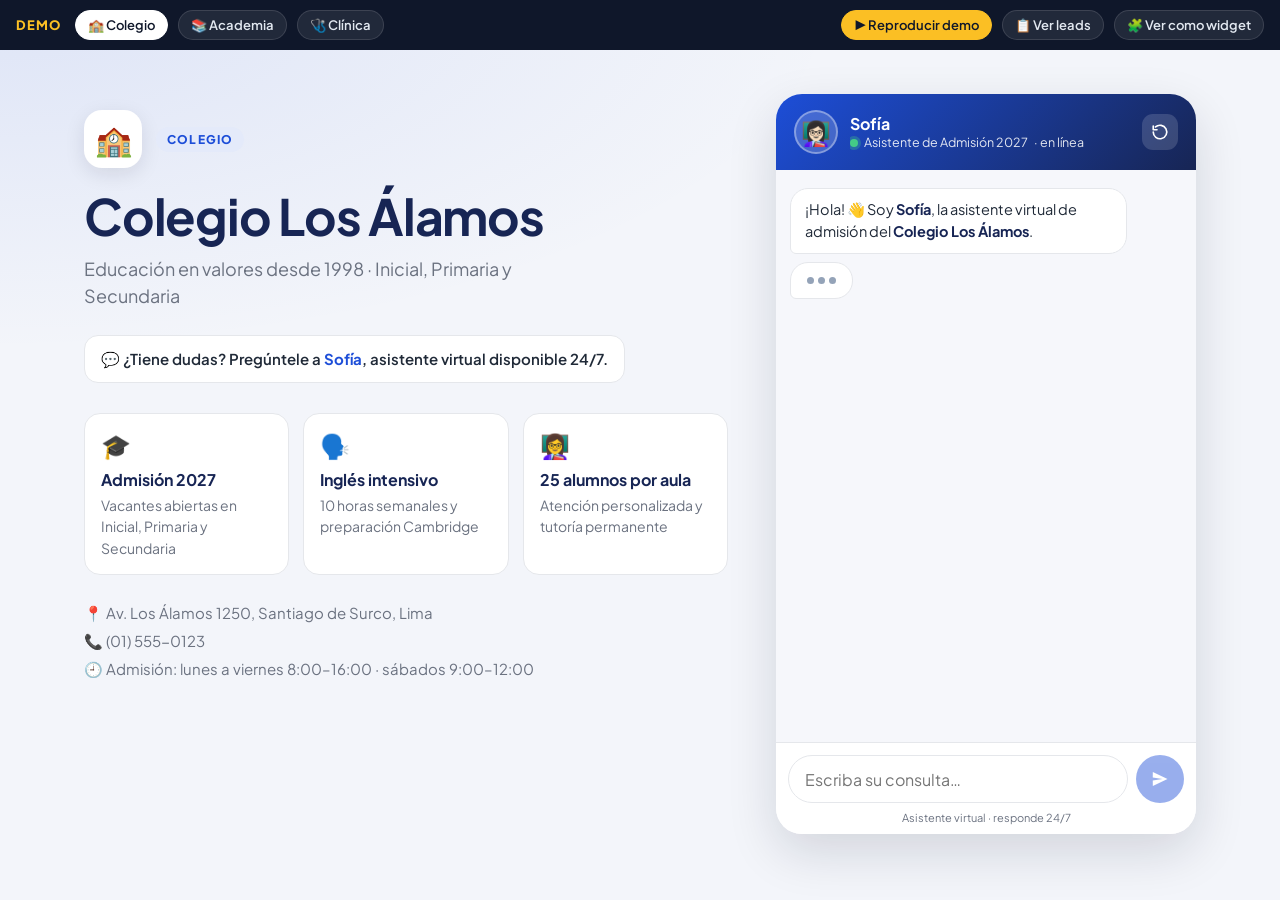
<file: index.html>
<!doctype html>
<html lang="es">
<head>
  <meta charset="utf-8">
  <meta name="viewport" content="width=device-width, initial-scale=1, viewport-fit=cover">
  <title>Chat de Admisión</title>
  <meta name="description" content="Asistente virtual que responde sobre vacantes, pensiones, horarios y requisitos, y registra los datos de contacto.">
  <link rel="preconnect" href="https://fonts.googleapis.com">
  <link rel="preconnect" href="https://fonts.gstatic.com" crossorigin>
  <link href="https://fonts.googleapis.com/css2?family=Plus+Jakarta+Sans:wght@400;500;600;700;800&display=swap" rel="stylesheet">
  <link rel="stylesheet" href="css/estilos.css">
</head>
<body>
  <!-- Barra solo para mostrar la demo a prospectos. Se oculta con ?limpio=1 o en modo widget. -->
  <nav class="barra-demo" id="barraDemo" aria-label="Opciones de la demo"></nav>

  <main class="pagina">
    <section class="info" id="info"></section>

    <section class="chat" aria-label="Chat con el asistente virtual">
      <header class="chat-cabecera">
        <div class="avatar" id="avatar" aria-hidden="true"></div>
        <div class="chat-titulo">
          <strong id="nombreAsistente"></strong>
          <span><i class="punto"></i><span id="rolAsistente"></span> · en línea</span>
        </div>
        <button class="btn-icono" id="reiniciar" type="button" title="Nueva conversación" aria-label="Nueva conversación">
          <svg viewBox="0 0 24 24" width="18" height="18" fill="none" stroke="currentColor" stroke-width="2.2" stroke-linecap="round" stroke-linejoin="round"><path d="M3 12a9 9 0 1 0 3-6.7"/><path d="M3 4v5h5"/></svg>
        </button>
      </header>

      <div class="mensajes" id="mensajes" aria-live="polite"></div>
      <div class="sugerencias" id="sugerencias"></div>

      <form class="entrada" id="formulario" autocomplete="off">
        <input id="entrada" type="text" placeholder="Escriba su consulta…" maxlength="300" aria-label="Mensaje">
        <button id="enviar" type="submit" aria-label="Enviar">
          <svg viewBox="0 0 24 24" width="20" height="20" fill="currentColor"><path d="M3.4 20.4 21 12 3.4 3.6l-.1 6.5L15 12 3.3 13.9z"/></svg>
        </button>
      </form>
      <div class="pie-chat">Asistente virtual · responde 24/7</div>
    </section>
  </main>

  <!-- Configuración de cada cliente (agrega aquí los nuevos) -->
  <script src="js/configs/colegio.js"></script>
  <script src="js/configs/academia.js"></script>
  <script src="js/configs/clinica.js"></script>
  <!-- Motor del chat e interfaz -->
  <script src="js/bot.js"></script>
  <script src="js/app.js"></script>
</body>
</html>
</file>
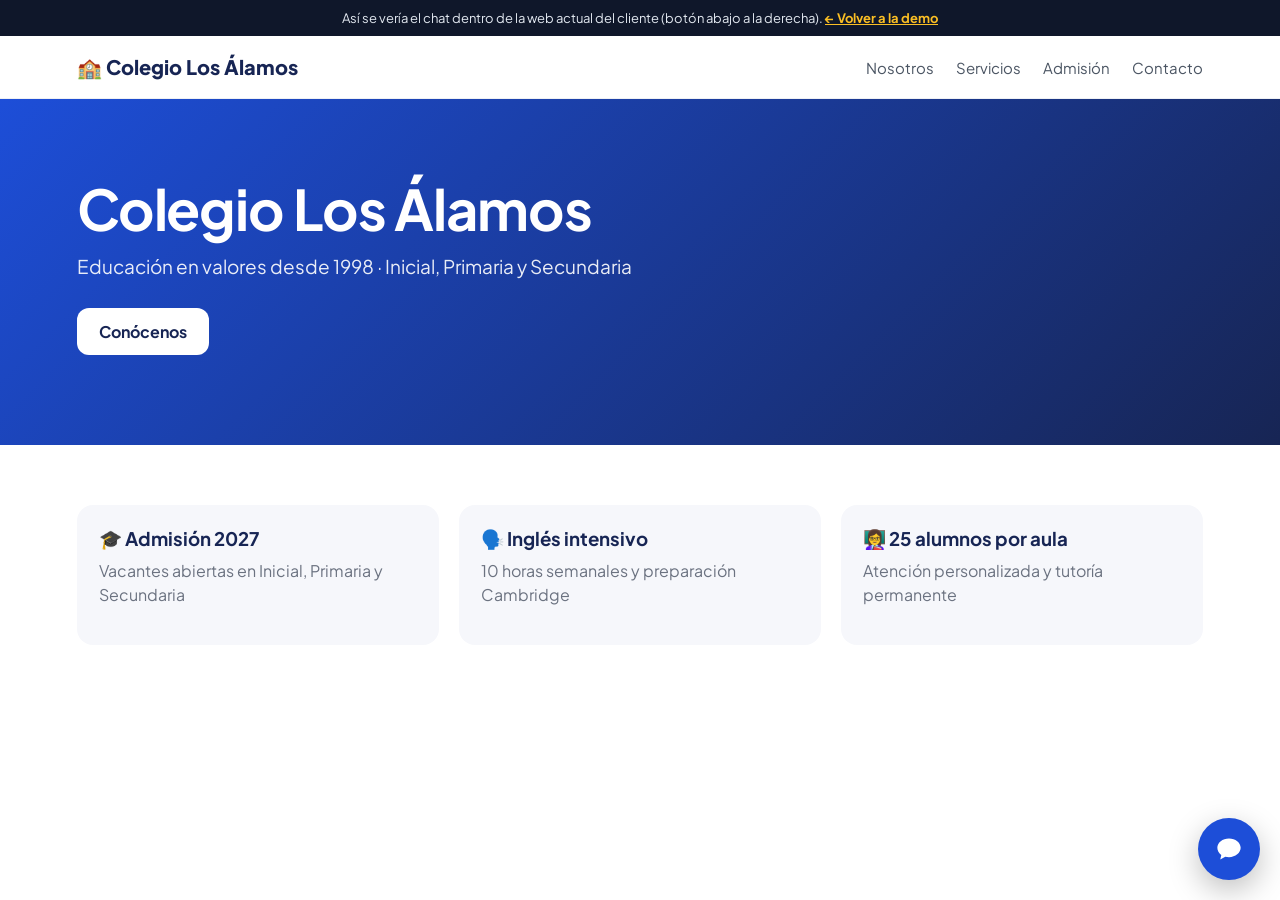
<file: ejemplo-widget.html>
<!doctype html>
<html lang="es">
<head>
  <meta charset="utf-8">
  <meta name="viewport" content="width=device-width, initial-scale=1">
  <title>Ejemplo de web con el widget</title>
  <link rel="preconnect" href="https://fonts.googleapis.com">
  <link rel="preconnect" href="https://fonts.gstatic.com" crossorigin>
  <link href="https://fonts.googleapis.com/css2?family=Plus+Jakarta+Sans:wght@400;600;700;800&display=swap" rel="stylesheet">
  <style>
    :root { --primario: #1d4ed8; --oscuro: #172554; }
    * { box-sizing: border-box; }
    body { margin: 0; font-family: 'Plus Jakarta Sans', system-ui, sans-serif; color: #1f2937; background: #fff; }
    .aviso-demo { background: #0f172a; color: #e2e8f0; font-size: 13px; padding: 10px 16px; text-align: center; }
    .aviso-demo a { color: #fbbf24; font-weight: 700; }
    header { display: flex; align-items: center; justify-content: space-between; gap: 16px; padding: 18px 6vw; border-bottom: 1px solid #eef0f4; }
    .logo { font-weight: 800; font-size: 20px; color: var(--oscuro); }
    nav { display: flex; gap: 22px; font-size: 15px; color: #4b5563; }
    .hero { padding: 80px 6vw 90px; background: linear-gradient(135deg, var(--primario), var(--oscuro)); color: #fff; }
    .hero h1 { font-size: clamp(32px, 5vw, 56px); margin: 0 0 14px; letter-spacing: -.02em; max-width: 16ch; line-height: 1.05; }
    .hero p { font-size: 19px; opacity: .9; max-width: 44ch; margin: 0 0 28px; line-height: 1.5; }
    .hero span { display: inline-block; background: #fff; color: var(--oscuro); font-weight: 700; padding: 13px 22px; border-radius: 12px; }
    .secciones { display: grid; grid-template-columns: repeat(auto-fit, minmax(220px, 1fr)); gap: 20px; padding: 60px 6vw; }
    .secciones div { background: #f6f7fb; border-radius: 16px; padding: 22px; min-height: 140px; }
    .secciones h3 { margin: 0 0 8px; color: var(--oscuro); }
    .secciones p { margin: 0; color: #6b7280; line-height: 1.5; }
    @media (max-width: 700px) { nav { display: none; } }
  </style>
</head>
<body>
  <div class="aviso-demo">
    Así se vería el chat dentro de la web actual del cliente (botón abajo a la derecha). <a href="index.html" id="volver">← Volver a la demo</a>
  </div>
  <header><div class="logo" id="logo"></div><nav><span>Nosotros</span><span>Servicios</span><span>Admisión</span><span>Contacto</span></nav></header>
  <section class="hero">
    <h1 id="titulo"></h1>
    <p id="eslogan"></p>
    <span>Conócenos</span>
  </section>
  <section class="secciones" id="secciones"></section>

  <script src="js/configs/colegio.js"></script>
  <script src="js/configs/academia.js"></script>
  <script src="js/configs/clinica.js"></script>
  <script>
    (function () {
      // Esta página simula la web del cliente con sus colores y textos.
      const params = new URLSearchParams(location.search);
      const id = CONFIGS[params.get('cliente')] ? params.get('cliente') : Object.keys(CONFIGS)[0];
      const c = CONFIGS[id];
      document.documentElement.style.setProperty('--primario', c.colores.primario);
      document.documentElement.style.setProperty('--oscuro', c.colores.oscuro);
      document.getElementById('logo').textContent = c.logo + ' ' + c.nombre;
      document.getElementById('titulo').textContent = c.nombre;
      document.getElementById('eslogan').textContent = c.eslogan;
      document.getElementById('volver').href = 'index.html?cliente=' + id;
      document.getElementById('secciones').innerHTML = c.destacados
        .map((d) => '<div><h3>' + d.icono + ' ' + d.titulo + '</h3><p>' + d.texto + '</p></div>').join('');

      // Esto es exactamente lo que se pega en la web del cliente (una sola etiqueta <script>):
      const s = document.createElement('script');
      s.src = 'js/widget.js';
      s.setAttribute('data-cliente', id);
      s.setAttribute('data-color', c.colores.primario);
      s.setAttribute('data-saludo', '¿Tiene dudas? Pregúntele a ' + c.asistente.nombre + ' 👋');
      document.body.appendChild(s);
    })();
  </script>
</body>
</html>
</file>
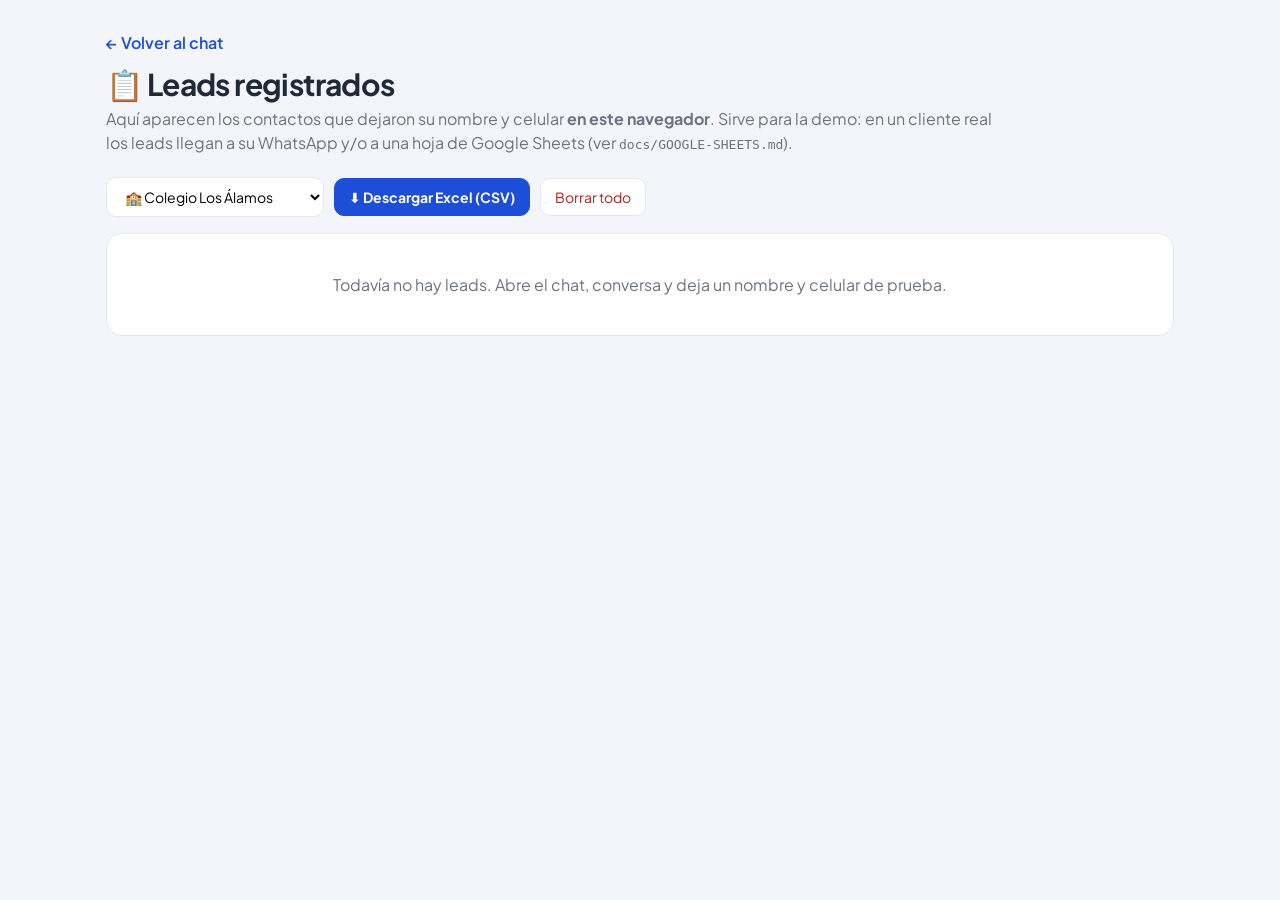
<file: leads.html>
<!doctype html>
<html lang="es">
<head>
  <meta charset="utf-8">
  <meta name="viewport" content="width=device-width, initial-scale=1">
  <title>Leads registrados</title>
  <link rel="preconnect" href="https://fonts.googleapis.com">
  <link rel="preconnect" href="https://fonts.gstatic.com" crossorigin>
  <link href="https://fonts.googleapis.com/css2?family=Plus+Jakarta+Sans:wght@400;600;700;800&display=swap" rel="stylesheet">
  <style>
    :root { --primario: #1d4ed8; --texto: #1f2937; --suave: #6b7280; --borde: #e5e7eb; }
    * { box-sizing: border-box; }
    body { margin: 0; font-family: 'Plus Jakarta Sans', system-ui, sans-serif; color: var(--texto); background: #f3f5fa; }
    main { max-width: 1100px; margin: 0 auto; padding: 32px 16px; }
    a.volver { color: var(--primario); font-weight: 600; text-decoration: none; }
    h1 { margin: 12px 0 4px; font-size: 30px; letter-spacing: -.02em; }
    .ayuda { color: var(--suave); margin: 0 0 22px; line-height: 1.5; max-width: 75ch; }
    .acciones { display: flex; flex-wrap: wrap; gap: 10px; margin-bottom: 16px; align-items: center; }
    select, button { font: inherit; font-size: 14px; padding: 9px 14px; border-radius: 10px; border: 1px solid var(--borde); background: #fff; cursor: pointer; }
    button.principal { background: var(--primario); color: #fff; border-color: var(--primario); font-weight: 700; }
    button.peligro { color: #b91c1c; }
    .tarjeta { background: #fff; border-radius: 16px; border: 1px solid var(--borde); overflow-x: auto; }
    table { width: 100%; border-collapse: collapse; font-size: 14px; min-width: 760px; }
    th, td { text-align: left; padding: 12px 14px; border-bottom: 1px solid var(--borde); vertical-align: top; }
    th { font-size: 12px; text-transform: uppercase; letter-spacing: .06em; color: var(--suave); background: #fafbfc; }
    tr:last-child td { border-bottom: 0; }
    .etiqueta { display: inline-block; padding: 2px 8px; border-radius: 999px; font-size: 12px; font-weight: 700; background: #eef2ff; color: #3730a3; }
    .etiqueta.demo { background: #fef3c7; color: #92400e; }
    .vacio { padding: 40px; text-align: center; color: var(--suave); }
    .wa { color: #15803d; font-weight: 700; text-decoration: none; }
  </style>
</head>
<body>
  <main>
    <a class="volver" id="volver" href="index.html">← Volver al chat</a>
    <h1>📋 Leads registrados</h1>
    <p class="ayuda">
      Aquí aparecen los contactos que dejaron su nombre y celular <strong>en este navegador</strong>.
      Sirve para la demo: en un cliente real los leads llegan a su WhatsApp y/o a una hoja de Google Sheets
      (ver <code>docs/GOOGLE-SHEETS.md</code>).
    </p>
    <div class="acciones">
      <select id="cliente" aria-label="Cliente"></select>
      <button class="principal" id="exportar" type="button">⬇ Descargar Excel (CSV)</button>
      <button class="peligro" id="borrar" type="button">Borrar todo</button>
    </div>
    <div class="tarjeta" id="tabla"></div>
  </main>

  <script src="js/configs/colegio.js"></script>
  <script src="js/configs/academia.js"></script>
  <script src="js/configs/clinica.js"></script>
  <script>
    (function () {
      'use strict';
      const CONFIGS = globalThis.CONFIGS;
      const params = new URLSearchParams(location.search);
      const selector = document.getElementById('cliente');
      let id = CONFIGS[params.get('cliente')] ? params.get('cliente') : Object.keys(CONFIGS)[0];

      const escapar = (t) => String(t == null ? '' : t).replace(/[&<>"']/g, (c) => ({ '&': '&amp;', '<': '&lt;', '>': '&gt;', '"': '&quot;', "'": '&#39;' })[c]);
      const fecha = (iso) => new Date(iso).toLocaleString('es-PE', { dateStyle: 'short', timeStyle: 'short' });

      function leer() {
        try { return JSON.parse(localStorage.getItem('leads:' + id) || '[]'); } catch (e) { return []; }
      }

      function pintar() {
        const config = CONFIGS[id];
        document.documentElement.style.setProperty('--primario', config.colores.primario);
        document.getElementById('volver').href = 'index.html?cliente=' + id;
        const etiquetaInteres = (config.lead.extra && config.lead.extra.etiqueta) || 'Interés';
        const leads = leer().slice().reverse();
        const tabla = document.getElementById('tabla');
        if (!leads.length) {
          tabla.innerHTML = '<div class="vacio">Todavía no hay leads. Abre el chat, conversa y deja un nombre y celular de prueba.</div>';
          return;
        }
        tabla.innerHTML = `<table>
          <thead><tr><th>Fecha</th><th>Nombre</th><th>Celular</th><th>${escapar(etiquetaInteres)}</th><th>Temas consultados</th><th>Origen</th></tr></thead>
          <tbody>${leads.map((l) => `<tr>
            <td>${escapar(fecha(l.fecha))}</td>
            <td><strong>${escapar(l.nombre)}</strong></td>
            <td><a class="wa" href="https://wa.me/${escapar((CONFIGS[id].lead.codigoPais || '51') + l.celular)}" target="_blank" rel="noopener">${escapar(l.celular)}</a></td>
            <td>${escapar(l.interes)}</td>
            <td>${escapar((l.temas || []).join(', '))}</td>
            <td><span class="etiqueta ${l.origen === 'demo' ? 'demo' : ''}">${escapar(l.origen)}</span></td>
          </tr>`).join('')}</tbody></table>`;
      }

      function exportar() {
        const filas = [['Fecha', 'Nombre', 'Celular', 'Interés', 'Temas consultados', 'Origen']].concat(
          leer().map((l) => [fecha(l.fecha), l.nombre, l.celular, l.interes, (l.temas || []).join(', '), l.origen])
        );
        const csv = filas.map((f) => f.map((v) => '"' + String(v == null ? '' : v).replace(/"/g, '""') + '"').join(',')).join('\r\n');
        // El BOM (﻿) hace que Excel muestre bien las tildes y la ñ.
        const blob = new Blob(['﻿' + csv], { type: 'text/csv;charset=utf-8' });
        const enlace = document.createElement('a');
        enlace.href = URL.createObjectURL(blob);
        enlace.download = `leads-${id}-${new Date().toISOString().slice(0, 10)}.csv`;
        enlace.click();
        URL.revokeObjectURL(enlace.href);
      }

      selector.innerHTML = Object.values(CONFIGS).map((c) => `<option value="${c.id}">${c.logo} ${escapar(c.nombre)}</option>`).join('');
      selector.value = id;
      selector.addEventListener('change', () => { id = selector.value; history.replaceState(null, '', '?cliente=' + id); pintar(); });
      document.getElementById('exportar').addEventListener('click', exportar);
      document.getElementById('borrar').addEventListener('click', () => {
        if (!confirm('¿Borrar todos los leads de este cliente en este navegador?')) return;
        try { localStorage.removeItem('leads:' + id); } catch (e) { /* sin almacenamiento */ }
        pintar();
      });
      pintar();
    })();
  </script>
</body>
</html>
</file>
<file: css/estilos.css>
/* Estilos del chat. Los colores del cliente se aplican desde app.js (--primario, --oscuro, --acento). */
:root {
  --primario: #1d4ed8;
  --oscuro: #172554;
  --acento: #f59e0b;
  --fondo: #f3f5fa;
  --fondo-chat: #f6f7fb;
  --texto: #1f2937;
  --suave: #6b7280;
  --borde: #e5e7eb;
  --sombra: 0 18px 50px rgba(15, 23, 42, .14);
}

* { box-sizing: border-box; }
html, body { margin: 0; }
body {
  font-family: 'Plus Jakarta Sans', system-ui, -apple-system, 'Segoe UI', Roboto, sans-serif;
  color: var(--texto);
  background:
    radial-gradient(1200px 500px at 0% 0%, color-mix(in srgb, var(--primario) 10%, transparent), transparent 70%),
    var(--fondo);
  min-height: 100vh;
  -webkit-font-smoothing: antialiased;
}

/* ---------- Barra de la demo ---------- */
.barra-demo {
  display: flex; flex-wrap: wrap; align-items: center; gap: 8px 10px;
  padding: 10px 16px; background: #0f172a; color: #cbd5e1; font-size: 13px;
}
.barra-demo:empty { display: none; }
.barra-demo .etiqueta { font-weight: 800; letter-spacing: .08em; color: #fbbf24; margin-right: 4px; }
.barra-demo a, .barra-demo button {
  color: #e2e8f0; text-decoration: none; font: inherit; font-weight: 600;
  background: rgba(255, 255, 255, .08); border: 1px solid rgba(255, 255, 255, .12);
  padding: 6px 12px; border-radius: 999px; cursor: pointer;
}
.barra-demo a:hover, .barra-demo button:hover { background: rgba(255, 255, 255, .16); }
.barra-demo .activo { background: #fff; color: #0f172a; border-color: #fff; }
.barra-demo .principal { background: #fbbf24; color: #0f172a; border-color: #fbbf24; }
.barra-demo .principal:hover { background: #fcd34d; }
.barra-demo .espacio { flex: 1; }

/* ---------- Página ---------- */
.pagina {
  display: grid; grid-template-columns: minmax(0, 1fr) 420px; gap: 48px;
  max-width: 1160px; margin: 0 auto; padding: 44px 24px; align-items: start;
}
.info { padding-top: 16px; }
.marca { display: flex; align-items: center; gap: 14px; }
.logo {
  width: 58px; height: 58px; border-radius: 18px; display: grid; place-items: center; font-size: 30px;
  background: #fff; box-shadow: 0 6px 20px rgba(15, 23, 42, .1);
}
.tipo {
  font-size: 12px; font-weight: 800; text-transform: uppercase; letter-spacing: .1em;
  color: var(--primario); background: color-mix(in srgb, var(--primario) 12%, white);
  padding: 5px 11px; border-radius: 999px;
}
.info h1 {
  font-size: clamp(32px, 4.4vw, 50px); line-height: 1.05; letter-spacing: -.025em;
  margin: 22px 0 12px; color: var(--oscuro);
}
.eslogan { font-size: 18px; line-height: 1.5; color: var(--suave); margin: 0 0 26px; max-width: 36ch; }
.cta {
  display: inline-block; margin: 0 0 30px; padding: 12px 16px; line-height: 1.5;
  background: #fff; border-radius: 14px; border: 1px solid var(--borde); font-weight: 600; font-size: 15px;
}
.cta b { color: var(--primario); }
.destacados { display: grid; grid-template-columns: repeat(auto-fit, minmax(170px, 1fr)); gap: 14px; margin-bottom: 28px; }
.destacado { background: #fff; border: 1px solid var(--borde); border-radius: 16px; padding: 16px; }
.destacado .icono { font-size: 24px; }
.destacado strong { display: block; margin: 8px 0 4px; color: var(--oscuro); }
.destacado span { color: var(--suave); font-size: 14px; line-height: 1.45; }
.contacto { list-style: none; padding: 0; margin: 0; display: grid; gap: 8px; color: var(--suave); font-size: 15px; }

/* ---------- Chat ---------- */
.chat {
  background: #fff; border-radius: 26px; box-shadow: var(--sombra);
  display: flex; flex-direction: column; overflow: hidden;
  height: min(740px, calc(100vh - 110px)); min-height: 540px;
  position: sticky; top: 24px;
}
.chat-cabecera {
  display: flex; align-items: center; gap: 12px; padding: 16px 18px; color: #fff;
  background: linear-gradient(135deg, var(--primario), var(--oscuro));
}
.avatar {
  width: 44px; height: 44px; border-radius: 50%; flex: none; display: grid; place-items: center; font-size: 24px;
  background: rgba(255, 255, 255, .18); border: 2px solid rgba(255, 255, 255, .35);
}
.chat-titulo { flex: 1; min-width: 0; display: flex; flex-direction: column; line-height: 1.35; }
.chat-titulo strong { font-size: 16px; }
.chat-titulo > span { font-size: 12.5px; opacity: .88; display: flex; align-items: center; gap: 6px; white-space: nowrap; overflow: hidden; text-overflow: ellipsis; }
.punto { width: 8px; height: 8px; border-radius: 50%; background: #4ade80; flex: none; box-shadow: 0 0 0 3px rgba(74, 222, 128, .3); }
.btn-icono {
  background: rgba(255, 255, 255, .15); border: 0; color: #fff; width: 36px; height: 36px; border-radius: 11px;
  cursor: pointer; display: grid; place-items: center; flex: none;
}
.btn-icono:hover { background: rgba(255, 255, 255, .25); }

.mensajes {
  flex: 1; overflow-y: auto; padding: 18px 14px 10px; display: flex; flex-direction: column; gap: 8px;
  background: var(--fondo-chat); scroll-behavior: smooth;
}
.burbuja {
  max-width: 86%; padding: 10px 14px; border-radius: 18px; font-size: 14.5px; line-height: 1.5;
  overflow-wrap: anywhere; animation: entrar .28s ease-out both;
}
.burbuja.bot { align-self: flex-start; background: #fff; border: 1px solid var(--borde); border-bottom-left-radius: 6px; }
.burbuja.bot strong { color: var(--oscuro); }
.burbuja.usuario { align-self: flex-end; background: var(--primario); color: #fff; border-bottom-right-radius: 6px; }
.burbuja .nota { display: block; margin-top: 8px; padding-top: 8px; border-top: 1px dashed var(--borde); font-size: 11.5px; line-height: 1.4; color: var(--suave); }

.escribiendo { display: flex; gap: 4px; padding: 14px 16px; }
.escribiendo span { width: 7px; height: 7px; border-radius: 50%; background: #94a3b8; animation: rebote 1s infinite ease-in-out; }
.escribiendo span:nth-child(2) { animation-delay: .15s; }
.escribiendo span:nth-child(3) { animation-delay: .3s; }

.tarjeta-lead {
  align-self: flex-start; max-width: 86%; background: #fff; border: 1px solid var(--borde); border-left: 4px solid #22c55e;
  border-radius: 14px; padding: 12px 14px; font-size: 13.5px; animation: entrar .28s ease-out both;
}
.tarjeta-lead h4 { margin: 0 0 8px; font-size: 12px; text-transform: uppercase; letter-spacing: .06em; color: #16a34a; }
.tarjeta-lead dl { display: grid; grid-template-columns: auto 1fr; gap: 4px 12px; margin: 0; }
.tarjeta-lead dt { color: var(--suave); }
.tarjeta-lead dd { margin: 0; font-weight: 600; }
.btn-whatsapp {
  display: inline-flex; align-items: center; gap: 8px; margin-top: 12px; padding: 9px 14px; border-radius: 999px;
  background: #25d366; color: #fff; text-decoration: none; font-weight: 700; font-size: 13.5px;
}
.btn-whatsapp:hover { background: #1ebe5b; }

.sugerencias { display: flex; flex-wrap: wrap; gap: 8px; padding: 6px 14px 10px; background: var(--fondo-chat); }
.sugerencias:empty { display: none; }
.chip {
  border: 1.5px solid color-mix(in srgb, var(--primario) 55%, white); color: var(--primario); background: #fff;
  padding: 7px 13px; border-radius: 999px; font: inherit; font-size: 13px; font-weight: 600; cursor: pointer;
  transition: background .15s, color .15s, transform .15s; animation: entrar .28s ease-out both;
}
.chip:hover, .chip.presionado { background: var(--primario); border-color: var(--primario); color: #fff; }
.chip.presionado { transform: scale(.95); }

.entrada { display: flex; gap: 8px; padding: 12px 12px 8px; border-top: 1px solid var(--borde); background: #fff; }
.entrada input {
  flex: 1; min-width: 0; border: 1.5px solid var(--borde); border-radius: 999px; padding: 12px 16px;
  font: inherit; font-size: 16px; outline: none; background: #fff; color: var(--texto);
}
.entrada input:focus { border-color: var(--primario); box-shadow: 0 0 0 3px color-mix(in srgb, var(--primario) 18%, transparent); }
.entrada button {
  width: 48px; height: 48px; flex: none; border-radius: 50%; border: 0; cursor: pointer;
  background: var(--primario); color: #fff; display: grid; place-items: center; transition: opacity .15s;
}
.entrada button:disabled { opacity: .45; cursor: default; }
.pie-chat { text-align: center; font-size: 11px; color: var(--suave); padding: 0 0 10px; background: #fff; }

.en-demo .entrada, .en-demo .sugerencias { pointer-events: none; }

@keyframes entrar { from { opacity: 0; transform: translateY(6px); } to { opacity: 1; transform: none; } }
@keyframes rebote { 0%, 80%, 100% { transform: translateY(0); opacity: .5; } 40% { transform: translateY(-4px); opacity: 1; } }

/* ---------- Celular / tablet ---------- */
@media (max-width: 900px) {
  .barra-demo { gap: 6px; padding: 8px 12px; font-size: 12px; }
  .barra-demo a, .barra-demo button { padding: 5px 10px; }
  .barra-demo .espacio { display: none; }
  .pagina { grid-template-columns: 1fr; gap: 24px; padding: 22px 16px 28px; }
  .info { padding-top: 0; }
  .info h1 { margin-top: 16px; }
  .eslogan { font-size: 16px; margin-bottom: 18px; }
  .cta { margin-bottom: 4px; }
  .destacados, .contacto { display: none; }
  .chat { position: static; height: 80vh; height: 80dvh; min-height: 480px; }
}

/* ---------- Modo widget (?modo=widget): solo el chat, a pantalla completa ---------- */
body.widget { background: #fff; }
body.widget .pagina { display: block; max-width: none; padding: 0; }
body.widget .info { display: none; }
body.widget .chat { position: static; height: 100vh; height: 100dvh; min-height: 0; border-radius: 0; box-shadow: none; }
</file>
